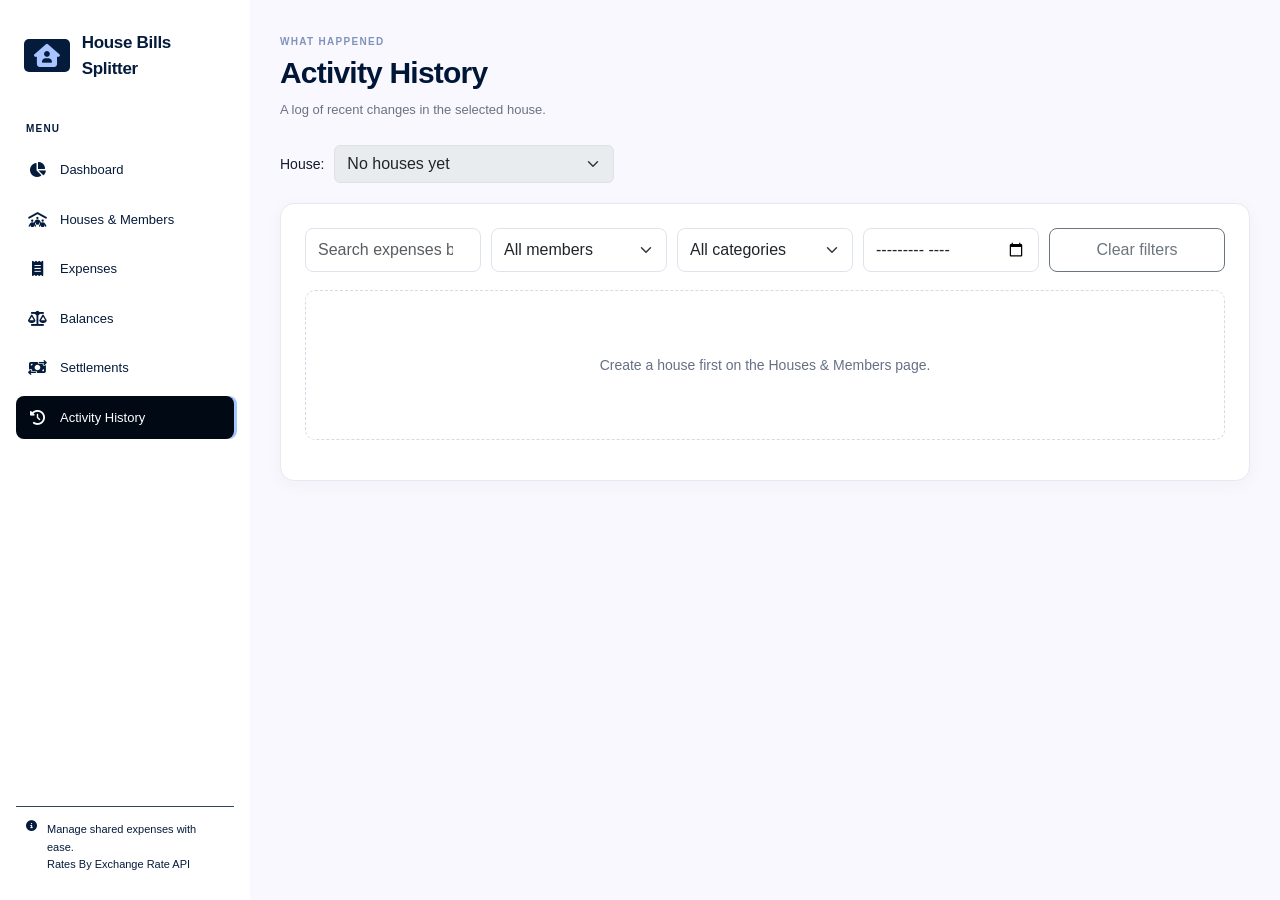
<file: activity.html>
<!doctype html>
<html lang="en">
<head>
  <meta charset="UTF-8">
  <meta name="viewport" content="width=device-width, initial-scale=1.0">
  <title>Activity History | House Bills Splitter</title>
  <link href="https://cdn.jsdelivr.net/npm/bootstrap@5.3.3/dist/css/bootstrap.min.css" rel="stylesheet">
  <link href="https://cdnjs.cloudflare.com/ajax/libs/font-awesome/6.7.2/css/all.min.css" rel="stylesheet">
  <link rel="stylesheet" href="styles.css">

</head>
<body>
  <div class="app-layout">
    <div id="sidebar-container"></div>
    <main class="main-content">
      <header class="page-heading simple-heading">
        <div>
          <p class="eyebrow">WHAT HAPPENED</p>
          <h1>Activity History</h1>
          <p class="hero-description">A log of recent changes in the selected house.</p>
        </div>
      </header>

      <div class="house-picker">
        <label for="houseSelect" class="form-label mb-0">House:</label>
        <select id="houseSelect" class="form-select"></select>
      </div>

      <section class="simple-card list-container">
        <div class="filter-row">
          <input id="searchInput" class="form-control" type="search" placeholder="Search expenses by title" aria-label="Search expenses by title">
          <select id="memberFilter" class="form-select" aria-label="Filter by member"></select>
          <select id="categoryFilter" class="form-select" aria-label="Filter by category">
            <option value="">All categories</option>
            <option>Rent</option><option>Electricity</option><option>Fuel</option>
            <option>Food</option><option>Internet</option><option>Other</option>
          </select>
          <input id="monthFilter" class="form-control" type="month" aria-label="Filter by month">
          <button id="clearFilters" class="btn btn-outline-secondary" type="button">Clear filters</button>
        </div>
        <p id="resultCount" class="text-secondary small"></p>
        <div id="activityList"></div>
      </section>
    </main>
  </div>

<script src="script.js"></script>
  <div id="appToastContainer" class="toast-container position-fixed top-0 end-0 p-3" style="z-index:2000" aria-live="polite" aria-atomic="true"></div>
</body>
</html>
</file>
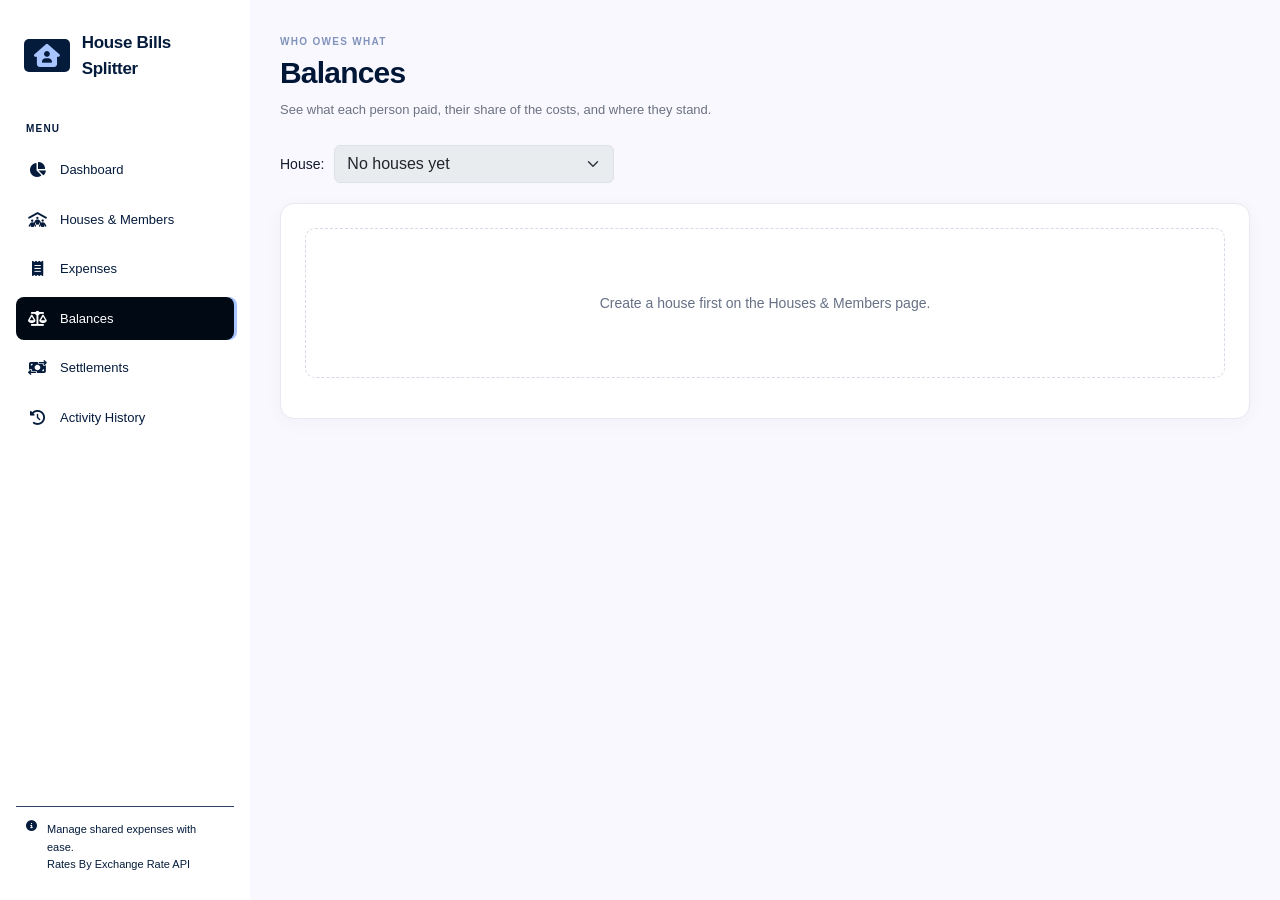
<file: balances.html>
<!doctype html>
<html lang="en">
<head>
  <meta charset="UTF-8">
  <meta name="viewport" content="width=device-width, initial-scale=1.0">
  <title>Balances | House Bills Splitter</title>
  <link href="https://cdn.jsdelivr.net/npm/bootstrap@5.3.3/dist/css/bootstrap.min.css" rel="stylesheet">
  <link href="https://cdnjs.cloudflare.com/ajax/libs/font-awesome/6.7.2/css/all.min.css" rel="stylesheet">
  <link rel="stylesheet" href="styles.css">
</head>
<body>
  <div class="app-layout">
    <div id="sidebar-container"></div>

    <main class="main-content">
      <header class="page-heading simple-heading">
        <div>
          <p class="eyebrow">WHO OWES WHAT</p>
          <h1>Balances</h1>
          <p class="hero-description">See what each person paid, their share of the costs, and where they stand.</p>
        </div>
      </header>

      <div class="house-picker">
        <label for="houseSelect" class="form-label mb-0">House:</label>
        <select id="houseSelect" class="form-select"></select>
      </div>

      <section class="simple-card list-container">
        <div id="balancesList"></div>
        <p id="sumCheck" class="sum-check"></p>
      </section>
    </main>
  </div>

<script src="script.js"></script>
  <div id="appToastContainer" class="toast-container position-fixed top-0 end-0 p-3" style="z-index:2000" aria-live="polite" aria-atomic="true"></div>
</body>
</html>
</file>
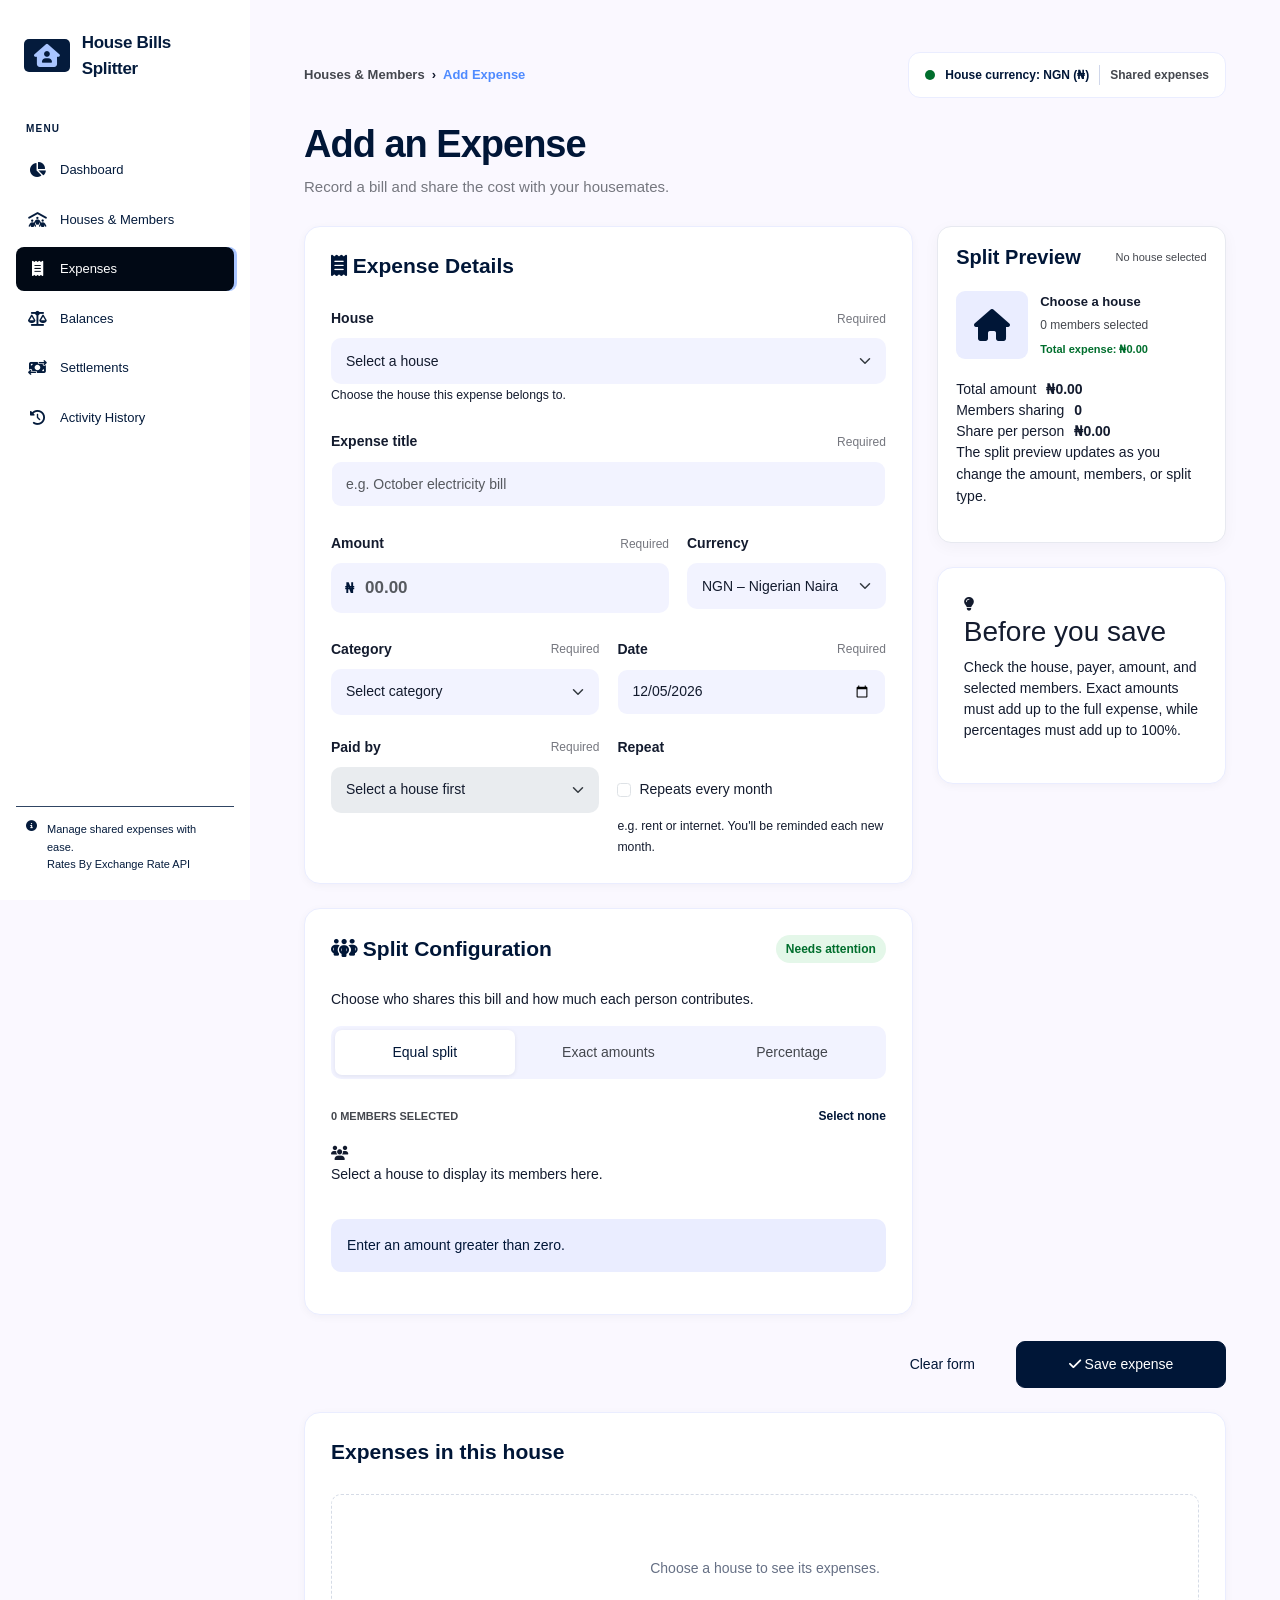
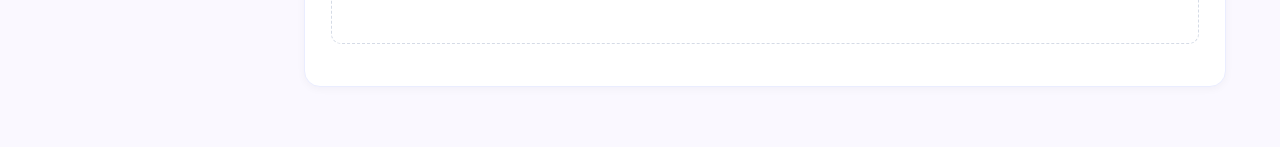
<file: expenses.html>
<!doctype html>
<html lang="en">
<head>
  <meta charset="UTF-8">
  <meta name="viewport" content="width=device-width, initial-scale=1.0">
  <title>Add Expense | House Bills Splitter</title>
  <link href="https://cdn.jsdelivr.net/npm/bootstrap@5.3.3/dist/css/bootstrap.min.css" rel="stylesheet">
  <link href="https://cdnjs.cloudflare.com/ajax/libs/font-awesome/6.7.2/css/all.min.css" rel="stylesheet">
  <link rel="stylesheet" href="styles.css">
</head>
<body>
  <div class="app-layout">
    <div id="sidebar-container"></div>

  <main class="main-content">
    <section class="expenses-page">
      <div class="expense-topbar">
        <nav class="breadcrumbs" aria-label="Breadcrumb">
          <a href="house-member.html">Houses &amp; Members</a>
          <span>›</span><span class="current-page">Add Expense</span>
        </nav>
        <div class="currency-status">
          <span class="status-dot"></span><span>House currency: NGN (₦)</span>
          <span class="status-divider"></span><span class="ledger-status">Shared expenses</span>
        </div>
      </div>

      <header class="expense-page-header">
        <div>
          <h1 id="pageTitle">Add an Expense</h1>
          <p>Record a bill and share the cost with your housemates.</p>
        </div>
      </header>

      <div id="recurringReminder"></div>

      <form id="expenseForm">
        <div class="expense-layout">
          <div class="expense-main-column">
            <section class="expense-card expense-details-card">
              <div class="card-heading">
                <h2><span class="heading-icon"><i class="fa-solid fa-receipt"></i></span> Expense Details</h2>
                
              </div>

              <div class="form-field">
                <label for="expenseHouse">House <span>Required</span></label>
                <select class="form-select expense-input" id="expenseHouse" name="houseId" required>
                  <option value="">Select a house</option>
                </select>
                <small class="field-help">Choose the house this expense belongs to.</small>
              </div>

              <div class="form-field">
                <label for="expenseTitle">Expense title <span>Required</span></label>
                <input class="form-control expense-input" type="text" id="expenseTitle" name="title" placeholder="e.g. October electricity bill" required>
              </div>

              <div class="amount-currency-grid">
                <div class="form-field">
                  <label for="expenseAmount">Amount <span>Required</span></label>
                  <div class="amount-input-wrap">
                    <span id="currencyPrefix">₦</span>
                    <input class="form-control expense-input" type="number" id="expenseAmount" name="amount" min="0.01" step="0.01" placeholder="00.00" required>
                  </div>
                </div>
                <div class="form-field">
                  <label for="expenseCurrency">Currency</label>
                  <select class="form-select expense-input" id="expenseCurrency" name="currency"></select>
                </div>
              </div>

              <div id="rateBox" class="rate-box" hidden>
                <p id="rateStatus" class="rate-status" role="status" aria-live="polite"></p>
                <small class="field-help">Rates By <a href="https://www.exchangerate-api.com" target="_blank" rel="noopener">Exchange Rate API</a></small>
              </div>

              <div class="date-payer-grid">
                <div class="form-field">
                  <label for="expenseCategory">Category <span>Required</span></label>
                  <select class="form-select expense-input" id="expenseCategory" name="category" required>
                    <option value="">Select category</option>
                    <option value="Rent">Rent</option>
                    <option value="Electricity">Electricity</option>
                    <option value="Fuel">Fuel / Generator</option>
                    <option value="Food">Food / Groceries</option>
                    <option value="Internet">Internet</option>
                    <option value="Other">Other</option>
                  </select>
                </div>
                <div class="form-field">
                  <label for="expenseDate">Date <span>Required</span></label>
                  <input class="form-control expense-input" type="date" id="expenseDate" name="date" required>
                </div>
              </div>

              <div class="date-payer-grid">
                <div class="form-field">
                  <label for="expensePayer">Paid by <span>Required</span></label>
                  <select class="form-select expense-input" id="expensePayer" name="paidBy" required disabled>
                    <option value="">Select a house first</option>
                  </select>
                </div>
                <div class="form-field">
                  <label for="expenseRecurring">Repeat</label>
                  <div class="form-check">
                    <input class="form-check-input" type="checkbox" id="expenseRecurring">
                    <label class="form-check-label" for="expenseRecurring">Repeats every month</label>
                  </div>
                  <small class="field-help">e.g. rent or internet. You'll be reminded each new month.</small>
                </div>
              </div>
            </section>

            <section class="expense-card split-card">
              <div class="card-heading">
                <h2><span class="heading-icon"><i class="fa-solid fa-people-group"></i></span> Split Configuration</h2>
                <span class="reconciled-badge" id="reconciliationStatus">Ready to split</span>
              </div>
              <p class="section-description">Choose who shares this bill and how much each person contributes.</p>

              <div class="split-tabs" role="group" aria-label="Split type">
                <button class="split-tab active" type="button" data-split="equal">Equal split</button>
                <button class="split-tab" type="button" data-split="exact">Exact amounts</button>
                <button class="split-tab" type="button" data-split="percentage">Percentage</button>
              </div>
              <input type="hidden" id="splitType" name="splitType" value="equal">

              <div class="members-heading">
                <span id="selectedMembersCount">0 MEMBERS SELECTED</span>
                <button type="button" id="selectNoneBtn">Select none</button>
              </div>

              <div class="member-list" id="memberList">
                <div class="empty-members">
                  <i class="fa-solid fa-users"></i>
                  <p>Select a house to display its members here.</p>
                </div>
              </div>

              <p class="reconciliation-note" id="splitHelp">
                <i class="fa-solid fa-circle-info"></i>
                Select a house and members to calculate each person's share.
              </p>
            </section>
          </div>

          <aside class="expense-side-column">
            <section class="expense-card preview-card">
              <div class="preview-heading">
                <h2>Split Preview</h2>
                <span id="previewHouseLabel">No house selected</span>
              </div>

              <div class="house-preview">
                <div class="house-thumbnail"><i class="fa-solid fa-house"></i></div>
                <div>
                  <strong id="previewHouseName">Choose a house</strong>
                  <p id="previewMemberCount">0 members selected</p>
                  <small id="previewTotal">Total expense: ₦0.00</small>
                </div>
              </div>

              <div class="preview-summary">
                <div class="summary-row"><span>Total amount</span><strong id="summaryTotal">₦0.00</strong></div>
                <div class="summary-row"><span>Members sharing</span><strong id="summaryMembers">0</strong></div>
                <div class="summary-row"><span>Share per person</span><strong id="summaryShare">₦0.00</strong></div>
              </div>

              <p class="preview-note">The split preview updates as you change the amount, members, or split type.</p>
            </section>

            <section class="expense-card tip-card">
              <div class="tip-icon"><i class="fa-solid fa-lightbulb"></i></div>
              <div>
                <h3>Before you save</h3>
                <p>Check the house, payer, amount, and selected members. Exact amounts must add up to the full expense, while percentages must add up to 100%.</p>
              </div>
            </section>
          </aside>
        </div>

        <div class="expense-actions">
          <p id="formMessage" class="form-message" role="status" aria-live="polite"></p>
          <div>
            <button class="btn-cancel" type="reset">Clear form</button>
            <button class="btn-cancel" type="button" id="cancelEditButton" hidden>Cancel edit</button>
            <button class="btn-save" type="submit" id="saveButton"><i class="fa-solid fa-check"></i> <span id="saveButtonText">Save expense</span></button>
          </div>
        </div>
      </form>

      <section class="expense-card mt-4">
        <div class="card-heading"><h2>Expenses in this house</h2></div>
        <div id="expenseList"></div>
      </section>
    </section>
  </main>
  </div>

<script src="script.js"></script>
  <div id="appToastContainer" class="toast-container position-fixed top-0 end-0 p-3" style="z-index:2000" aria-live="polite" aria-atomic="true"></div>
</body>
</html>
</file>
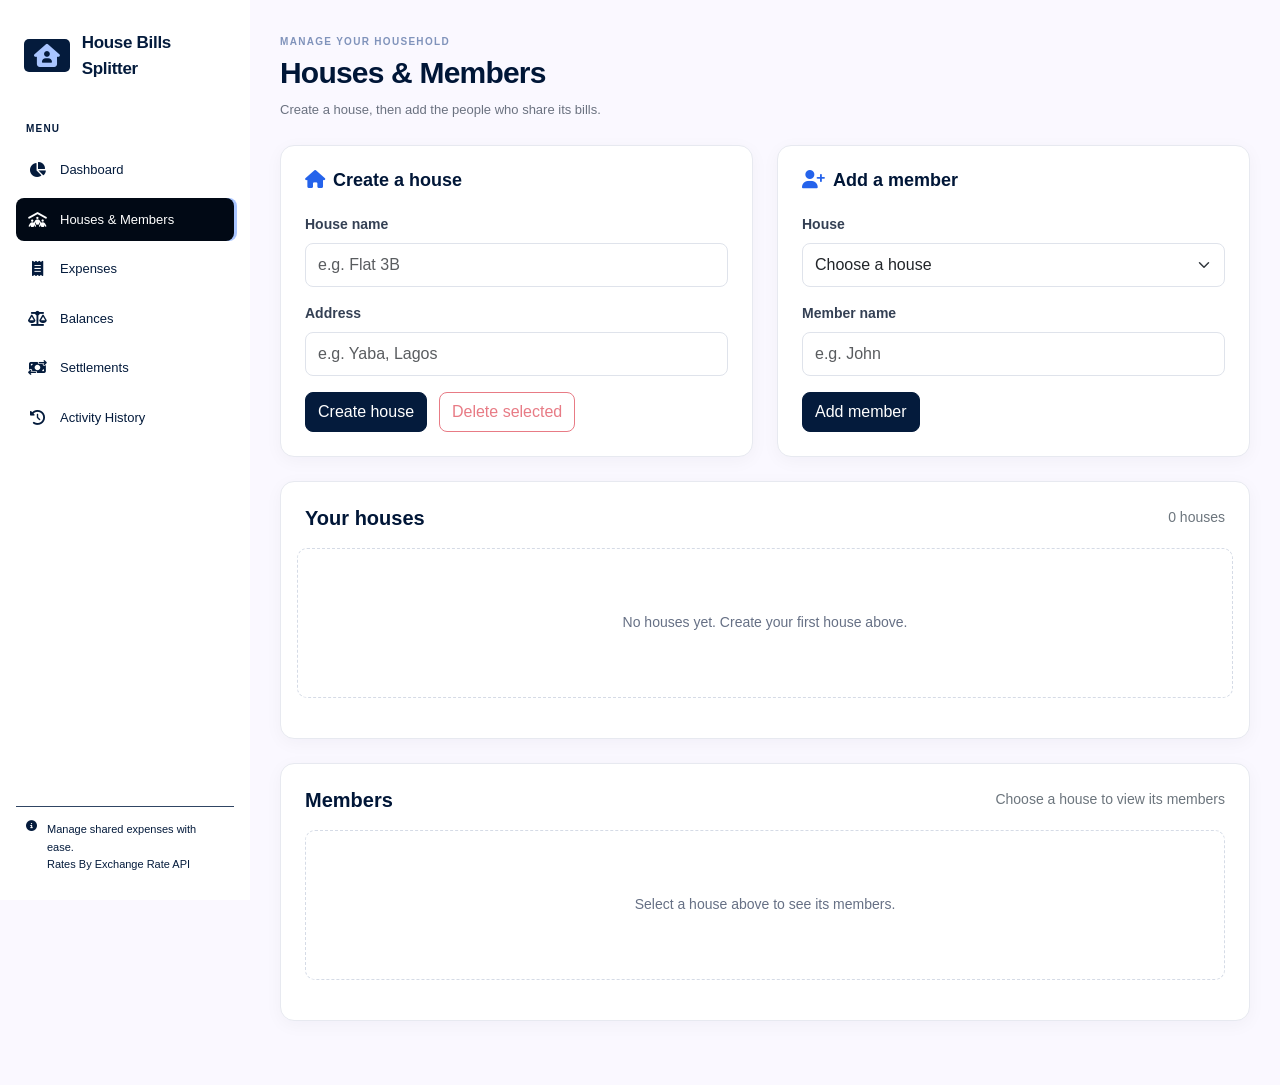
<file: house-member.html>
<!doctype html>
<html lang="en">
<head>
  <meta charset="UTF-8">
  <meta name="viewport" content="width=device-width, initial-scale=1.0">
  <title>Houses & Members | House Bills Splitter</title>
  <link href="https://cdn.jsdelivr.net/npm/bootstrap@5.3.3/dist/css/bootstrap.min.css" rel="stylesheet">
  <link href="https://cdnjs.cloudflare.com/ajax/libs/font-awesome/6.7.2/css/all.min.css" rel="stylesheet">
  <link rel="stylesheet" href="styles.css">
</head>
<body>
  <div class="app-layout">
    <div id="sidebar-container"></div>

    <main class="main-content">
      <header class="page-heading simple-heading">
        <div>
          <p class="eyebrow">MANAGE YOUR HOUSEHOLD</p>
          <h1>Houses & Members</h1>
          <p class="hero-description">Create a house, then add the people who share its bills.</p>
        </div>
      </header>

      <div class="row g-4">
        <section class="col-12 col-lg-6">
          <div class="content-card simple-card">
            <h2 class="section-title"><i class="fa-solid fa-house me-2"></i>Create a house</h2>
            <form id="createHouseForm">
              <div class="mb-3">
                <label for="houseName" class="form-label">House name</label>
                <input id="houseName" class="form-control" type="text" placeholder="e.g. Flat 3B" maxlength="100" required>
              </div>
              <div class="mb-3">
                <label for="houseAddress" class="form-label">Address</label>
                <input id="houseAddress" class="form-control" type="text" placeholder="e.g. Yaba, Lagos" maxlength="200" required>
              </div>
              <p id="formMessage" class="form-message" role="status"></p>
              <button class="btn btn-primary" type="submit">Create house</button>
              <button class="btn btn-outline-danger ms-2" id="deleteHouseButton" type="button" disabled>Delete selected</button>
            </form>
          </div>
        </section>

        <section class="col-12 col-lg-6">
          <div class="content-card simple-card">
            <h2 class="section-title"><i class="fa-solid fa-user-plus me-2"></i>Add a member</h2>
            <form id="addMemberForm">
              <div class="mb-3">
                <label for="memberHouse" class="form-label">House</label>
                <select id="memberHouse" class="form-select" required>
                  <option value="">Choose a house</option>
                </select>
              </div>
              <div class="mb-3">
                <label for="memberName" class="form-label">Member name</label>
                <input id="memberName" class="form-control" type="text" placeholder="e.g. John" maxlength="100" required>
              </div>
              <p id="memberMessage" class="form-message" role="status"></p>
              <button class="btn btn-primary" type="submit">Add member</button>
            </form>
          </div>
        </section>
      </div>

      <section class="content-card simple-card list-container mt-4">
        <div class="section-heading simple-section-heading">
          <h2>Your houses</h2>
          <span id="houseCount" class="text-secondary">0 houses</span>
        </div>
        <div id="housesList" class="row g-3"></div>
      </section>

      <section class="content-card simple-card list-container mt-4 mb-4">
        <div class="section-heading simple-section-heading">
          <h2>Members</h2>
          <span class="text-secondary">Choose a house to view its members</span>
        </div>
        <div id="membersList" class="member-list"></div>
      </section>
    </main>
  </div>

<script src="script.js"></script>
  <div id="appToastContainer" class="toast-container position-fixed top-0 end-0 p-3" style="z-index:2000" aria-live="polite" aria-atomic="true"></div>
</body>
</html>
</file>
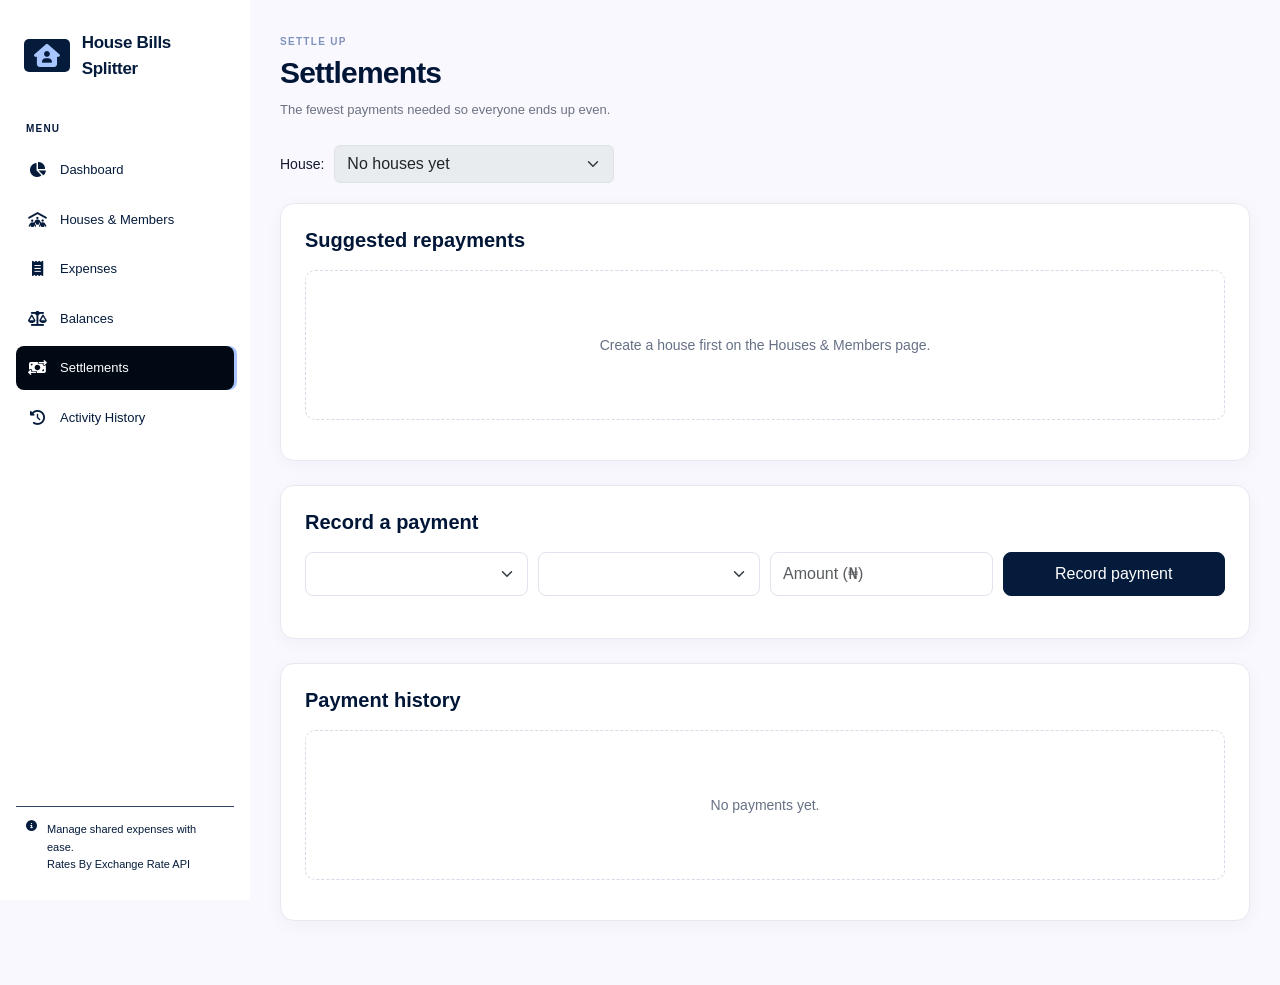
<file: settlements.html>
<!doctype html>
<html lang="en">
<head>
  <meta charset="UTF-8">
  <meta name="viewport" content="width=device-width, initial-scale=1.0">
  <title>Settlements | House Bills Splitter</title>
  <link href="https://cdn.jsdelivr.net/npm/bootstrap@5.3.3/dist/css/bootstrap.min.css" rel="stylesheet">
  <link href="https://cdnjs.cloudflare.com/ajax/libs/font-awesome/6.7.2/css/all.min.css" rel="stylesheet">
  <link rel="stylesheet" href="styles.css">
</head>
<body>
  <div class="app-layout">
    <div id="sidebar-container"></div>

    <main class="main-content">
      <header class="page-heading simple-heading">
        <div>
          <p class="eyebrow">SETTLE UP</p>
          <h1>Settlements</h1>
          <p class="hero-description">The fewest payments needed so everyone ends up even.</p>
        </div>
      </header>

      <div class="house-picker">
        <label for="houseSelect" class="form-label mb-0">House:</label>
        <select id="houseSelect" class="form-select"></select>
      </div>

      <section class="simple-card list-container">
        <div class="section-heading simple-section-heading"><h2>Suggested repayments</h2></div>
        <div id="suggestionsList"></div>
      </section>

      <section class="simple-card list-container mt-4">
        <div class="section-heading simple-section-heading"><h2>Record a payment</h2></div>
        <form id="paymentForm" class="filter-row">
          <select id="paymentFrom" class="form-select" aria-label="Who paid" required></select>
          <select id="paymentTo" class="form-select" aria-label="Who received" required></select>
          <input id="paymentAmount" class="form-control" type="number" min="0.01" step="0.01" placeholder="Amount (₦)" aria-label="Amount" required>
          <button class="btn btn-primary" type="submit">Record payment</button>
        </form>
        <p id="paymentMessage" class="form-message" role="status"></p>
      </section>

      <section class="simple-card list-container mt-4 mb-4">
        <div class="section-heading simple-section-heading"><h2>Payment history</h2></div>
        <div id="historyList"></div>
      </section>
    </main>
  </div>

<script src="script.js"></script>
  <div id="appToastContainer" class="toast-container position-fixed top-0 end-0 p-3" style="z-index:2000" aria-live="polite" aria-atomic="true"></div>
</body>
</html>
</file>
<file: styles.css>
* {
  margin: 0;
  padding: 0;
  box-sizing: border-box;
}

:root {
  --primary-color: #001637;
  --deep-navy-color: #041b3c;
  --navy-blue-color: #172b4d;

  --background-color: #faf8ff;
  --white-color: #ffffff;

  --text-primary-color: #131b2e;
  --secondary-color: #44474e;
  --muted-gray-color: #75777f;
  --steel-blue-color: #8093bb;

  --success-color: #006e2d;
  --danger-color: #ba1a1a;

  --light-blue-color: #dae2fd;
  --light-green-color: #e4f7e9;
  --light-red-color: #ffdad6;
  --border-color: #e7e9f0;

  --card-radius: 14px;


  --soft-lavender-color: #f2f3ff;
  --light-lavender-color: #eaedff;
  --pale-blue-color: #dae2fd;
  --border-blue-color: #d0d7ea;
  --accent-blue-color: #4f8bff;
}

body {
  min-height: 100vh;
  background-color: var(--background-color);
  color: var(--text-primary-color);
  font-family: Arial, Helvetica, sans-serif;
  font-size: 14px;
}

a {
  color: inherit;
  text-decoration: none;
}

button,
input {
  font: inherit;
}

.app-layout {
  min-height: 100vh;
}

.sidebar {
  width: 250px;
  position: fixed;
  inset: 0 auto 0 0;
  display: flex;
  flex-direction: column;
  padding: 26px 16px;
  background-color: var(--white-color);
  color: var(--deep-navy-color);
  z-index: 100;
}

.main-content {
  min-height: 100vh;
  margin-left: 250px;
  padding: 24px 30px 40px;
}

.brand {
  display: flex;
  align-items: center;
  gap: 12px;
  padding: 4px 8px 28px;
  font-size: 17px;
  font-weight: 700;
  letter-spacing: -0.3px;
}

.brand i {
  color: #a9c5ff;
  font-size: 23px;
  background-color: var(--deep-navy-color);
  padding: 5px 10px;
  display: flex;
  justify-content: center;
  border-radius: 5px;
}

.sidebar-label {
  margin: 12px 10px;
  color: var(--deep-navy-color);
  font-size: 10px;
  font-weight: 700;
  letter-spacing: 1.2px;
}

.sidebar-nav {
  display: flex;
  flex-direction: column;
  gap: 6px;
}

.nav-link {
  display: flex;
  align-items: center;
  gap: 13px;
  padding: 12px;
  border-radius: 8px;
  color: var(--deep-navy-color);
  font-size: 13px;
  transition:
    background-color 0.2s ease,
    color 0.2s ease;
}

.nav-link i {
  width: 19px;
  text-align: center;
  font-size: 15px;
}

.nav-link:hover {
  color: var(--white-color);
  background-color: #8a8d92;
}
.nav-link.active {
  color: var(--white-color);
  background-color: #010915;
}
.nav-link.active {
  box-shadow: 3px 0 #a9c5ff;
}

.sidebar-footer {
  display: flex;
  align-items: flex-start;
  gap: 10px;
  margin-top: auto;
  padding: 14px 10px 0;
  border-top: 1px solid #304563;
  color: var(--deep-navy-color);
  font-size: 11px;
  line-height: 1.6;
}

/* ---------- Top navigation ---------- */

.topbar {
  display: flex;
  justify-content: space-between;
  align-items: center;
  gap: 16px;
  padding: 12px 16px;
  background-color: var(--white-color);
  border: 1px solid var(--border-color);
  border-radius: 12px;
}

.search-box {
  display: flex;
  align-items: center;
  gap: 11px;
  width: 360px;
  max-width: 100%;
  padding: 9px 12px;
  border: 1px solid transparent;
  border-radius: 9px;
  background-color: var(--background-color);
  transition: border-color 0.2s ease;
}

.search-box:focus-within {
  border-color: var(--steel-blue-color);
}

.search-box i {
  color: var(--muted-gray-color);
}

.search-box input {
  width: 100%;
  min-width: 0;
  padding: 2px 0;
  border: none;
  outline: none;
  background: transparent;
  color: var(--text-primary-color);
  font-size: 12px;
}

.search-box input::placeholder {
  color: #969daf;
}

.topbar-actions {
  display: flex;
  align-items: center;
  gap: 12px;
}

.icon-button {
  display: grid;
  place-items: center;
  width: 38px;
  height: 38px;
  border: 1px solid var(--border-color);
  border-radius: 9px;
  background-color: var(--white-color);
  color: var(--secondary-color);
  cursor: pointer;
}

.icon-button:hover {
  background-color: var(--background-color);
}

.expense-button {
  display: inline-flex;
  align-items: center;
  justify-content: center;
  gap: 8px;
  padding: 11px 15px;
  border: none;
  border-radius: 8px;
  background-color: var(--deep-navy-color);
  color: var(--white-color);
  font-size: 12px;
  font-weight: 600;
  white-space: nowrap;
  transition: background-color 0.2s ease;
}

.expense-button:hover {
  background-color: #12386c;
  color: var(--white-color);
}

/* ---------- Greeting ---------- */

.page-heading {
  display: flex;
  justify-content: space-between;
  align-items: center;
  margin: 34px 0 25px;
}

.eyebrow {
  margin-bottom: 8px;
  color: var(--steel-blue-color);
  font-size: 10px;
  font-weight: 700;
  letter-spacing: 1.3px;
}

.page-heading h1 {
  margin-bottom: 8px;
  color: var(--primary-color);
  font-size: clamp(24px, 3vw, 30px);
  font-weight: 700;
  letter-spacing: -0.8px;
}

.hero-description {
  max-width: 520px;
  margin-bottom: 0;
  color: var(--steel-blue-color);
  font-size: 13px;
  line-height: 1.7;
}

/* ---------- Summary cards ---------- */

.summary-grid {
  display: grid;
  grid-template-columns: repeat(4, 1fr);
  gap: 18px;
}

.summary-card {
  min-width: 0;
  padding: 20px 17px;
  border: 1px solid var(--border-color);
  border-radius: var(--card-radius);
  background-color: var(--white-color);
  box-shadow: 0 3px 12px rgb(19 27 46 / 3%);
  transition:
    transform 0.2s ease,
    box-shadow 0.2s ease;
}

.summary-card:hover {
  transform: translateY(-2px);
  box-shadow: 0 7px 18px rgb(19 27 46 / 7%);
}
#summaryTotal,
#summaryMembers,
#summaryShare{
  padding-left:10px;
}

.card-heading {
  display: flex;
  justify-content: space-between;
  align-items: flex-start;
  gap: 10px;
  margin-bottom: 23px;
  border-bottom: var(--danger-color);
}

.card-label {
  max-width: 170px;
  margin: 0;
  color: var(--muted-gray-color);
  font-size: 10px;
  font-weight: 700;
  line-height: 1.6;
  letter-spacing: 0.3px;
}

.card-icon {
  display: grid;
  flex-shrink: 0;
  place-items: center;
  width: 39px;
  height: 39px;
  border-radius: 10px;
  font-size: 16px;
}

.spending-icon {
  background-color: #e7edff;
  color: #244c9b;
}

.owe-icon {
  background-color: var(--light-red-color);
  color: var(--danger-color);
}

.receivable-icon {
  background-color: var(--light-green-color);
  color: var(--success-color);
}

.balance-icon {
  background-color: #eee8ff;
  color: #6841a5;
}

.card-amount {
  overflow-wrap: anywhere;
  margin-bottom: 10px;
  color: var(--primary-color);
  font-size: clamp(19px, 2vw, 25px);
  font-weight: 700;
  letter-spacing: -0.5px;
}

.card-note {
  margin-bottom: 0;
  color: var(--muted-gray-color);
  font-size: 11px;
  line-height: 1.6;
}

.note-neutral {
  color: var(--muted-gray-color);
}

/* ---------- Recent expenses ---------- */

.dashboard-section {
  margin-top: 32px;
  padding: 22px;
  border: 1px solid var(--border-color);
  border-radius: var(--card-radius);
  background-color: var(--white-color);
}

.section-heading {
  display: flex;
  justify-content: space-between;
  align-items: center;
  gap: 16px;
  margin-bottom: 22px;
}

.section-heading h2 {
  margin-bottom: 6px;
  color: var(--primary-color);
  font-size: 17px;
  font-weight: 700;
}

.section-heading p {
  margin-bottom: 0;
  color: var(--muted-gray-color);
  font-size: 12px;
}

.text-link {
  color: #244c9b;
  font-size: 12px;
  font-weight: 600;
  white-space: nowrap;
}

.text-link i {
  margin-left: 5px;
}

.empty-state {
  display: flex;
  flex-direction: column;
  align-items: center;
  justify-content: center;
  min-height: 150px;
  gap: 12px;
  border: 1px dashed var(--border-color);
  border-radius: 10px;
  color: var(--muted-gray-color);
  text-align: center;
}

.empty-state > i {
  color: var(--steel-blue-color);
  font-size: 27px;
}

.empty-state p {
  margin: 0;
  font-size: 12px;
}
/* ================
   HOUSE MEMBER 
===================== */
.app-layouts {
  display: grid;
  grid-template-columns: 250px 1fr;
}

:root {
  --bs-primary: #041b3c;
  --bs-primary-rgb: 4, 27, 60;
}

.btn-primary {
  --bs-btn-bg: #041b3c;
  --bs-btn-border-color: #041b3c;
  --bs-btn-hover-bg: #12386c;
  --bs-btn-hover-border-color: #12386c;
  --bs-btn-active-bg: #001637;
  --bs-btn-active-border-color: #001637;
}

/* ---------- House management page ---------- */

.house-icon-box {
  display: grid;
  place-items: center;
  width: 48px;
  height: 48px;
  flex-shrink: 0;
  border-radius: 12px;
  background-color: #e7edff;
  color: #041b3c;
  font-size: 20px;
}

.form-control:focus {
  border-color: #8093bb;
  box-shadow: 0 0 0 0.2rem rgb(128 147 187 / 20%);
}

#housesList .card {
  border: 1px solid var(--border-color);
  border-radius: var(--card-radius);
  transition:
    box-shadow 0.2s ease,
    transform 0.2s ease;
}

#housesList .card:hover {
  transform: translateY(-2px);
  box-shadow: 0 7px 18px rgb(19 27 46 / 7%);
}

@media (max-width: 768px) {
  .app-layout {
    display: block;
  }

  .sidebar {
    position: static;
    width: 100%;
  }

  .main-content {
    margin-left: 0;
    padding: 16px;
  }

  .topbar {
    flex-wrap: wrap;
  }

  .search-box {
    width: 100%;
  }
}

/* ---------- Responsive layout ---------- */

@media (max-width: 1200px) {
  .main-content {
    padding-right: 22px;
    padding-left: 22px;
  }

  .summary-grid {
    grid-template-columns: repeat(2, minmax(0, 1fr));
  }
}

@media (max-width: 768px) {
  .sidebar {
    position: static;
    width: 100%;
    padding: 15px;
  }

  .brand {
    padding: 4px 4px 15px;
  }

  .sidebar-label,
  .sidebar-footer {
    display: none;
  }

  .sidebar-nav {
    flex-direction: row;
    gap: 6px;
    overflow-x: auto;
    padding-bottom: 3px;
  }

  .nav-link {
    flex-shrink: 0;
    gap: 8px;
    padding: 10px;
    font-size: 11px;
  }

  .nav-link.active {
    box-shadow: inset 0 -3px #a9c5ff;
  }

  .main-content {
    margin-left: 0;
    padding: 16px;
  }

  .topbar {
    align-items: stretch;
    flex-wrap: wrap;
    padding: 12px;
  }

  .search-box {
    flex: 1 1 100%;
    width: 100%;
  }

  .topbar-actions {
    width: 100%;
    justify-content: flex-end;
  }

  .page-heading {
    margin-top: 27px;
  }

  .summary-grid {
    gap: 12px;
  }

  .summary-card {
    padding: 16px 13px;
  }

  .card-heading {
    margin-bottom: 17px;
  }

  .dashboard-section {
    padding: 16px;
  }
}

@media (max-width: 420px) {
  .summary-grid {
    grid-template-columns: 1fr;
  }

  .summary-card {
    padding: 18px;
  }

  .card-heading {
    margin-bottom: 12px;
  }

  .card-amount {
    font-size: 24px;
  }

  .section-heading {
    align-items: flex-start;
  }
}

/* Simple Houses & Members page */
.simple-heading {
  margin: 10px 0 24px;
}
.simple-heading .eyebrow {
  margin-bottom: 6px;
}
.simple-heading .hero-description {
  color: #6b7280;
}
.simple-card {
  height: 100%;
  padding: 24px;
  border: 1px solid var(--border-color);
  border-radius: 14px;
  background: #fff;
  box-shadow: 0 4px 18px rgb(19 27 46 / 4%);
}
.simple-card .section-title {
  margin-bottom: 22px;
  font-size: 18px;
  font-weight: 700;
  color: var(--primary-color);
}
.simple-card .section-title i {
  color: #2563eb;
}
.simple-card .form-label {
  font-weight: 600;
  color: #344054;
}
.simple-card .form-control,
.simple-card .form-select {
  min-height: 44px;
  border-color: #dfe3eb;
  border-radius: 8px;
}
.simple-card .form-control:focus,
.simple-card .form-select:focus {
  border-color: #7aa5ff;
  box-shadow: 0 0 0 3px rgb(37 99 235 / 10%);
}
.simple-card .btn {
  min-height: 40px;
  border-radius: 8px;
}
.form-message {
  min-height: 0;
  margin-bottom: 8px;
  font-size: 13px;
}
.simple-section-heading {
  display: flex;
  justify-content: space-between;
  align-items: center;
  gap: 12px;
  margin-bottom: 14px;
}
.simple-section-heading h2 {
  margin: 0;
  color: var(--primary-color);
  font-size: 20px;
  font-weight: 700;
}
.house-card {
  height: 100%;
  padding: 20px;
  border: 1px solid var(--border-color);
  border-radius: 12px;
  background: #fff;
  transition:
    border-color 0.2s,
    box-shadow 0.2s;
}
.house-card h3 {
  margin: 0 0 7px;
  color: var(--primary-color);
  font-size: 17px;
  font-weight: 700;
}
.house-card p {
  margin: 0 0 8px;
  color: #667085;
}
.house-card small {
  color: #667085;
}
.house-card.selected-house {
  border-color: #2563eb;
  box-shadow: 0 0 0 2px rgb(37 99 235 / 8%);
}
.member-list {
  padding: 0;
}
.member-row {
  display: flex;
  justify-content: space-between;
  align-items: center;
  gap: 12px;
  margin-bottom: 10px;
  padding: 14px 16px;
  border: 1px solid var(--border-color);
  border-radius: 10px;
  background: #fff;
}
.member-row span {
  font-weight: 600;
  color: #26334a;
  overflow-wrap: anywhere;
}
.empty-state {
  padding: 22px;
  border: 1px dashed #d5dbe6;
  border-radius: 10px;
  background: #fff;
  color: #667085;
  text-align: center;
}
@media (max-width: 767px) {
  .main-content {
    margin-left: 0;
    padding: 18px 14px 30px;
  }
  .simple-card {
    padding: 18px;
  }
  .simple-section-heading {
    align-items: flex-start;
    flex-direction: column;
  }
}

/* Containers for the house and member lists */
.list-container {
  padding: 24px;
}
.list-container .simple-section-heading {
  margin-bottom: 18px;
}
@media (max-width: 767px) {
  .list-container {
    padding: 18px;
  }
}

/* ---------- Shared styles for dashboard, balances, settlements, activity ---------- */
.house-picker {
  display: flex;
  align-items: center;
  gap: 10px;
  margin: 0 0 20px;
}
.house-picker select {
  max-width: 280px;
}

.dashboard-grid {
  display: grid;
  grid-template-columns: 1fr 1fr;
  gap: 20px;
  margin-top: 24px;
}
.chart-box {
  position: relative;
  height: 280px;
}

.data-row {
  display: flex;
  align-items: center;
  justify-content: space-between;
  gap: 12px;
  padding: 12px 0;
  border-bottom: 1px solid var(--border-color);
}
.data-row:last-child {
  border-bottom: 0;
}

@media (max-width: 900px) {
  .dashboard-grid {
    grid-template-columns: 1fr;
  }
}
@media (max-width: 560px) {
  .data-row {
    flex-wrap: wrap;
  }
}

/* ---------- Currency, filters, small extras ---------- */
.rate-box {
  margin: -8px 0 22px;
  padding: 10px 14px;
  border-radius: 10px;
  background: var(--soft-lavender-color);
}
.rate-status {
  margin: 0 0 2px;
  font-size: 13px;
  font-weight: 600;
}
.rate-status.is-error {
  color: var(--danger-color);
}
.rate-status.is-warning {
  color: #8a5a00;
}
.date-payer-grid + .date-payer-grid {
  margin-top: 22px;
}
.form-check .form-check-label {
  display: inline;
  margin: 0;
  font-weight: 500;
}
.form-check {
  display: flex;
  align-items: center;
  gap: 8px;
  min-height: 46px;
  padding-left: 0;
}
.form-check .form-check-input {
  float: none;
  margin: 0;
}

.filter-row {
  display: grid;
  grid-template-columns: repeat(auto-fit, minmax(170px, 1fr));
  gap: 10px;
  margin-bottom: 18px;
}
.badge-type {
  display: inline-block;
  padding: 2px 8px;
  border-radius: 20px;
  font-size: 11px;
  font-weight: 700;
}
.badge-expense {
  background: var(--light-blue-color);
  color: var(--primary-color);
}
.badge-payment {
  background: var(--light-green-color);
  color: var(--success-color);
}
.sum-check {
  margin-top: 14px;
  font-size: 13px;
}

/* ---------- Mobile menu, Bootstrap toast, and dashboard bottom cards ---------- */
.mobile-menu-toggle {
  display: none;
  align-items: center;
  gap: 10px;
  margin: 0 0 16px;
  padding: 10px 14px;
  border: 1px solid var(--border-color);
  border-radius: 9px;
  background: var(--white-color);
  color: var(--deep-navy-color);
  font-weight: 700;
}
.mobile-menu-toggle i {
  font-size: 18px;
}
.sidebar-backdrop {
  display: none;
}
.dashboard-bottom-grid {
  display: grid;
  grid-template-columns: minmax(0, 1fr) minmax(0, 1.2fr);
  gap: 20px;
  margin-top: 24px;
  margin-bottom: 28px;
}
.quick-start-links {
  display: flex;
  flex-wrap: wrap;
  gap: 10px;
  margin-top: 16px;
}
.toast {
  opacity: 0;
  transition: opacity 0.2s ease-in-out;
}
.toast.show {
  opacity: 1;
}

@media (max-width: 768px) {
  .mobile-menu-toggle {
    display: inline-flex;
  }
  .sidebar {
    position: fixed;
    top: 0;
    bottom: 0;
    left: 0;
    width: min(285px, 85vw);
    padding: 22px 16px;
    transform: translateX(-105%);
    transition: transform 0.25s ease;
    overflow-y: auto;
    z-index: 1200;
    box-shadow: 10px 0 30px rgba(0, 0, 0, 0.12);
  }
  .sidebar.sidebar-open {
    transform: translateX(0);
  }
  .sidebar-label,
  .sidebar-footer {
    display: block;
  }
  .sidebar-nav {
    flex-direction: column;
    overflow: visible;
  }
  .nav-link {
    flex-shrink: 1;
    font-size: 13px;
  }
  .nav-link.active {
    box-shadow: 3px 0 #a9c5ff;
  }
  .sidebar-backdrop.show {
    display: block;
    position: fixed;
    inset: 0;
    width: 100%;
    height: 100%;
    border: 0;
    background: rgba(1, 9, 21, 0.48);
    z-index: 1100;
  }
  .main-content {
    margin-left: 0;
    padding: 16px;
  }
  .dashboard-bottom-grid {
    grid-template-columns: 1fr;
  }
  .quick-start-links .btn {
    flex: 1 1 100%;
  }
}
@media (max-width: 480px) {
  .main-content {
    padding: 12px;
  }
  .summary-grid {
    grid-template-columns: 1fr;
  }
  .page-heading {
    align-items: flex-start;
    flex-direction: column;
  }
  .house-picker {
    align-items: stretch;
    flex-direction: column;
  }
  .house-picker select {
    max-width: 100%;
  }
}

.sidebar-top-row {
  display: flex;
  align-items: center;
  justify-content: space-between;
  gap: 8px;
}
.sidebar-close-button {
  display: none;
  width: 38px;
  height: 38px;
  flex: 0 0 38px;
  place-items: center;
  border: 1px solid var(--border-color);
  border-radius: 8px;
  background: var(--white-color);
  color: var(--deep-navy-color);
  font-size: 20px;
}
@media (max-width: 768px) {
  .sidebar-close-button {
    display: grid;
  }
  .sidebar-top-row .brand {
    min-width: 0;
    font-size: 15px;
    padding: 4px 0 22px;
  }
}

/* Expense-page styles merged into the single project stylesheet. */
* {
  margin: 0;
  padding: 0;
  box-sizing: border-box;
  font-family: Inter, sans-serif;
}
.body {
  background-color: var(--background-color);
}

.expenses-page {
  width: 100%;
  max-width: 1600px;
  margin: 0 auto;
  padding: 28px 24px 20px;
  color: var(--text-primary-color);
  font-family: Arial, sans-serif;
}

.expenses-page,
.expenses-page * {
  box-sizing: border-box;
}

.expenses-page button,
.expenses-page input,
.expenses-page select {
  font: inherit;
}

.expense-topbar {
  display: flex;
  align-items: center;
  justify-content: space-between;
  gap: 20px;
  margin-bottom: 24px;
}

.breadcrumbs {
  display: flex;
  flex-wrap: wrap;
  align-items: center;
  gap: 7px;
  font-size: 13px;
  font-weight: 600;
}

.breadcrumbs a {
  color: var(--secondary-color);
  text-decoration: none;
}

.breadcrumbs a:hover,
.breadcrumbs .current-page {
  color: var(--accent-blue-color);
}

.currency-status {
  display: flex;
  align-items: center;
  flex-wrap: wrap;
  gap: 10px;
  padding: 12px 16px;
  background: var(--white-color);
  border: 1px solid var(--light-lavender-color);
  border-radius: 12px;
  color: var(--primary-color);
  font-size: 12px;
  font-weight: 600;
}

.status-dot,
.fx-live-dot {
  width: 10px;
  height: 10px;
  flex: 0 0 10px;
  background: var(--success-color);
  border-radius: 50%;
}

.status-divider {
  height: 20px;
  border-left: 1px solid var(--border-blue-color);
}

.ledger-status {
  color: var(--secondary-color);
}

.expense-page-header {
  margin-bottom: 28px;
}

.expense-page-header h1 {
  margin: 0 0 8px;
  color: var(--primary-color);
  font-size: clamp(27px, 3vw, 38px);
  font-weight: 750;
  letter-spacing: -1px;
}

.expense-page-header p {
  margin: 0;
  color: var(--muted-gray-color);
  font-size: 15px;
}

.expense-layout {
  display: grid;
  grid-template-columns: minmax(0, 2fr) minmax(280px, 0.95fr);
  align-items: start;
  gap: 24px;
}

.expense-main-column,
.expense-side-column {
  display: flex;
  flex-direction: column;
  gap: 24px;
  min-width: 0;
}

.expense-card {
  min-width: 0;
  padding: 26px;
  background: var(--white-color);
  border: 1px solid var(--light-lavender-color);
  border-radius: 16px;
  box-shadow: 0 2px 8px rgba(0, 22, 55, 0.04);
}

.card-heading {
  display: flex;
  align-items: center;
  justify-content: space-between;
  gap: 12px;
  margin-bottom: 30px;
}

.card-heading h2,
.preview-heading h2,
.fx-card h2 {
  margin: 0;
  color: var(--primary-color);
  font-size: 21px;
  font-weight: 700;
}

.heading-icon {
  color: var(--primary-color);
}

.step-badge,
.reconciled-badge {
  flex-shrink: 0;
  padding: 5px 10px;
  border-radius: 20px;
  font-size: 12px;
  font-weight: 600;
}

.step-badge {
  background: var(--light-lavender-color);
  color: var(--accent-blue-color);
}

.reconciled-badge {
  background: var(--light-green-color);
  color: var(--success-color);
}

.form-field {
  min-width: 0;
  margin-bottom: 26px;
}

.form-field label {
  display: flex;
  align-items: center;
  justify-content: space-between;
  gap: 10px;
  margin-bottom: 9px;
  color: var(--text-primary-color);
  font-size: 14px;
  font-weight: 700;
}

.form-field label > span {
  color: var(--muted-gray-color);
  font-size: 12px;
  font-weight: 500;
}

.expense-input {
  width: 100%;
  min-height: 46px;
  padding: 11px 14px;
  border: 1px solid transparent;
  border-radius: 10px;
  background-color: var(--soft-lavender-color);
  color: var(--text-primary-color);
  font-size: 14px;
}

.expense-input:focus {
  border-color: var(--accent-blue-color);
  background-color: var(--white-color);
  outline: 0;
  box-shadow: 0 0 0 3px rgba(81, 144, 255, 0.14);
}

.amount-currency-grid {
  display: grid;
  grid-template-columns: minmax(0, 1.7fr) minmax(0, 1fr);
  gap: 18px;
}

.amount-input-wrap {
  display: flex;
  align-items: center;
  gap: 10px;
  min-height: 46px;
  padding-left: 14px;
  border-radius: 10px;
  background: var(--soft-lavender-color);
  color: var(--primary-color);
  font-weight: 700;
}

.amount-input-wrap > span {
  flex-shrink: 0;
}

.amount-input-wrap .expense-input {
  min-width: 0;
  padding-left: 0;
  background: transparent;
  font-size: 17px;
  font-weight: 700;
}
#conversionRate {
  margin-bottom: 50px;
  margin-left: 10px;
  padding-top: 0;
}

.category-grid {
  display: grid;
  grid-template-columns: repeat(6, minmax(0, 1fr));
  gap: 6px;
}

.category-option {
  display: flex;
  min-width: 0;
  min-height: 58px;
  flex-direction: column;
  align-items: center;
  justify-content: center;
  gap: 4px;
  padding: 7px 3px;
  border: 1px solid transparent;
  border-radius: 10px;
  background: var(--soft-lavender-color);
  color: var(--secondary-color);
  cursor: pointer;
  transition:
    background-color 0.2s,
    color 0.2s;
}

.category-option:hover {
  border-color: var(--accent-blue-color);
}

.category-option.active {
  background: var(--primary-color);
  color: var(--white-color);
}

.category-icon {
  font-size: 20px;
  font-weight: 700;
  line-height: 1.1;
}

.category-option > span:last-child {
  font-size: 11px;
  font-weight: 600;
  text-align: center;
}

.date-payer-grid {
  display: grid;
  grid-template-columns: repeat(2, minmax(0, 1fr));
  gap: 18px;
}

.date-payer-grid .form-field {
  margin-bottom: 0;
}

.split-card .card-heading {
  margin-bottom: 26px;
}

.split-tabs {
  display: grid;
  grid-template-columns: repeat(3, minmax(0, 1fr));
  gap: 4px;
  margin-bottom: 24px;
  padding: 4px;
  border-radius: 10px;
  background: var(--soft-lavender-color);
}

.split-tab {
  min-width: 0;
  padding: 12px 5px;
  border: 0;
  border-radius: 7px;
  background: transparent;
  color: var(--secondary-color);
  font-size: 13px;
  font-weight: 600;
  cursor: pointer;
}

.split-tab.active {
  background: var(--white-color);
  color: var(--primary-color);
  box-shadow: 0 1px 4px rgba(0, 22, 55, 0.08);
}

.members-heading {
  display: flex;
  align-items: center;
  justify-content: space-between;
  gap: 10px;
  margin-bottom: 14px;
  color: var(--secondary-color);
  font-size: 11px;
  font-weight: 700;
}

.members-heading button {
  padding: 4px 0;
  border: 0;
  background: transparent;
  color: var(--primary-color);
  font-size: 12px;
  font-weight: 600;
  cursor: pointer;
}

.member-list {
  display: flex;
  flex-direction: column;
  gap: 8px;
}

.member-row {
  display: flex;
  align-items: center;
  gap: 12px;
  min-width: 0;
  padding: 12px;
  border-radius: 10px;
  background: var(--soft-lavender-color);
  cursor: pointer;
}

.member-checkbox {
  width: 17px;
  height: 17px;
  flex-shrink: 0;
  accent-color: var(--primary-color);
}

.member-avatar {
  display: flex;
  width: 40px;
  height: 40px;
  flex: 0 0 40px;
  align-items: center;
  justify-content: center;
  border-radius: 50%;
  font-size: 13px;
  font-weight: 700;
}

.avatar-photo {
  background: var(--primary-color);
  color: var(--white-color);
}

.avatar-blue {
  background: var(--pale-blue-color);
  color: var(--primary-color);
}

.avatar-green {
  background: var(--light-green-color);
  color: var(--success-color);
}

.avatar-lavender {
  background: var(--light-lavender-color);
  color: var(--primary-color);
}

.member-info {
  display: flex;
  min-width: 0;
  flex: 1;
  flex-direction: column;
  gap: 4px;
}

.member-info strong,
.member-share strong {
  overflow-wrap: anywhere;
  color: var(--text-primary-color);
  font-size: 13px;
}

.member-info small,
.member-share small {
  color: var(--secondary-color);
  font-size: 11px;
}

.member-share {
  display: flex;
  flex-direction: column;
  align-items: flex-end;
  gap: 3px;
  text-align: right;
}

.member-share input {
  width: 105px;
  max-width: 100%;
  padding: 6px;
  border: 1px solid var(--border-blue-color);
  border-radius: 6px;
  background: var(--white-color);
  color: var(--primary-color);
  font-size: 12px;
  text-align: right;
}

.reconciliation-note {
  margin-top: 18px;
  padding: 16px;
  border-radius: 10px;
  background: var(--light-lavender-color);
  color: var(--primary-color);
}

.reconciliation-note strong {
  font-size: 12px;
}

.reconciliation-note p {
  margin: 5px 0 0;
  color: var(--secondary-color);
  font-size: 12px;
  line-height: 1.5;
}

.recurring-card {
  display: flex;
  align-items: center;
  justify-content: space-between;
  gap: 16px;
}

.recurring-content {
  display: flex;
  align-items: flex-start;
  gap: 12px;
  min-width: 0;
}

.recurring-icon {
  color: var(--muted-gray-color);
  font-size: 24px;
}

.recurring-content h3 {
  margin: 0 0 5px;
  color: var(--text-primary-color);
  font-size: 14px;
  font-weight: 700;
}

.recurring-content p {
  margin: 0 0 9px;
  color: var(--secondary-color);
  font-size: 12px;
}

.recurring-content small {
  color: var(--success-color);
  font-size: 11px;
  font-weight: 600;
}

.toggle-switch {
  position: relative;
  display: inline-block;
  width: 46px;
  height: 26px;
  flex: 0 0 46px;
}

.toggle-switch input {
  width: 0;
  height: 0;
  opacity: 0;
}

.toggle-slider {
  position: absolute;
  inset: 0;
  border-radius: 30px;
  background: var(--muted-gray-color);
  cursor: pointer;
  transition: background 0.2s;
}

.toggle-slider::before {
  position: absolute;
  bottom: 3px;
  left: 3px;
  width: 20px;
  height: 20px;
  border-radius: 50%;
  background: var(--white-color);
  content: '';
  transition: transform 0.2s;
}

.toggle-switch input:checked + .toggle-slider {
  background: var(--success-color);
}

.toggle-switch input:checked + .toggle-slider::before {
  transform: translateX(20px);
}

.toggle-switch input:focus-visible + .toggle-slider {
  outline: 2px solid var(--accent-blue-color);
  outline-offset: 3px;
}

.fx-card {
  padding: 24px;
}

.fx-label {
  display: flex;
  align-items: center;
  gap: 7px;
  margin-bottom: 8px;
  color: var(--accent-blue-color);
  font-size: 11px;
  font-weight: 700;
}

.fx-live-dot {
  margin-left: auto;
}

.fx-card h2 {
  margin-bottom: 16px;
  font-size: 20px;
  line-height: 1.35;
}

.fx-message {
  margin-bottom: 16px;
  padding: 12px;
  border-radius: 9px;
  background: var(--light-lavender-color);
  color: var(--primary-color);
  font-size: 12px;
  line-height: 1.5;
}

.fx-conversion {
  display: grid;
  grid-template-columns: minmax(0, 1fr) auto minmax(0, 1fr);
  align-items: center;
  gap: 10px;
  padding: 18px 14px;
  border-radius: 12px;
  background: var(--soft-lavender-color);
}

.fx-conversion > div:first-child,
.house-amount {
  display: flex;
  min-width: 0;
  flex-direction: column;
  gap: 7px;
}

.fx-conversion small {
  color: var(--secondary-color);
  font-size: 10px;
  line-height: 1.5;
}

.fx-conversion strong {
  overflow-wrap: anywhere;
  color: var(--primary-color);
  font-size: 18px;
  font-weight: 750;
}

.fx-conversion > div:first-child > span {
  color: var(--secondary-color);
  font-size: 12px;
}

.house-amount {
  text-align: right;
}

.house-amount strong {
  font-size: 17px;
}

.conversion-arrow {
  color: var(--muted-gray-color);
  font-size: 23px;
}

.rate-row {
  display: flex;
  grid-column: 1 / -1;
  justify-content: space-between;
  gap: 12px;
  padding-top: 12px;
  border-top: 1px solid var(--light-lavender-color);
}

.rate-row strong {
  font-size: 11px;
}

.fx-info {
  margin: 16px 0 0;
  color: var(--secondary-color);
  font-size: 12px;
  line-height: 1.5;
}

.api-attribution {
  display: block;
  margin-top: 22px;
  color: var(--muted-gray-color);
  font-size: 12px;
  font-weight: 600;
  text-decoration: none;
}

.api-attribution:hover {
  color: var(--accent-blue-color);
  text-decoration: underline;
}

.preview-card {
  padding: 24px;
}

.preview-heading {
  display: flex;
  align-items: center;
  justify-content: space-between;
  gap: 10px;
  margin-bottom: 22px;
}

.preview-heading h2 {
  font-size: 20px;
}

.preview-heading > span {
  color: var(--secondary-color);
  font-size: 11px;
}

.house-preview {
  display: flex;
  align-items: center;
  gap: 12px;
  margin-bottom: 20px;
}

.house-thumbnail {
  display: flex;
  width: 72px;
  height: 68px;
  flex: 0 0 72px;
  align-items: center;
  justify-content: center;
  border-radius: 9px;
  background: var(--light-lavender-color);
  color: var(--primary-color);
  font-size: 32px;
}

.house-preview strong {
  color: var(--text-primary-color);
  font-size: 13px;
}

.house-preview p {
  margin: 4px 0;
  color: var(--secondary-color);
  font-size: 12px;
}

.house-preview small {
  color: var(--success-color);
  font-size: 11px;
  font-weight: 600;
}

.split-visual {
  display: flex;
  align-items: center;
  justify-content: center;
  gap: 20px;
  padding: 18px 12px;
  border-radius: 10px;
  background: var(--soft-lavender-color);
}

.donut-chart {
  display: flex;
  width: 112px;
  height: 112px;
  flex: 0 0 112px;
  align-items: center;
  justify-content: center;
  border-radius: 50%;
  background: conic-gradient(
    var(--success-color) 0% 25%,
    var(--primary-color) 25% 50%,
    var(--accent-blue-color) 50% 75%,
    var(--steel-blue-color) 75% 100%
  );
}

.donut-chart::before {
  position: absolute;
}

.donut-chart span {
  display: flex;
  width: 68px;
  height: 68px;
  align-items: center;
  justify-content: center;
  border-radius: 50%;
  background: var(--soft-lavender-color);
  color: var(--primary-color);
  font-size: 18px;
  font-weight: 700;
}

.split-legend {
  display: flex;
  flex-direction: column;
  gap: 9px;
  margin: 0;
  padding: 0;
  list-style: none;
  color: var(--secondary-color);
  font-size: 11px;
}

.split-legend li {
  display: flex;
  align-items: center;
  gap: 7px;
}

.legend-dot {
  width: 9px;
  height: 9px;
  flex: 0 0 9px;
  border-radius: 50%;
}

.dot-one {
  background: var(--success-color);
}

.dot-two {
  background: var(--primary-color);
}

.dot-three {
  background: var(--accent-blue-color);
}

.dot-four {
  background: var(--steel-blue-color);
}

.expense-actions {
  display: flex;
  align-items: center;
  justify-content: space-between;
  gap: 20px;
  margin-top: 26px;
}

.expense-actions > p {
  margin: 0;
  color: var(--muted-gray-color);
  font-size: 12px;
}

.expense-actions code {
  padding: 3px 6px;
  border-radius: 4px;
  background: var(--light-lavender-color);
  color: var(--primary-color);
}

.expense-actions > div {
  display: flex;
  align-items: center;
  gap: 20px;
}

.btn-cancel,
.btn-save {
  padding: 12px 20px;
  border-radius: 9px;
  font-size: 13px;
  font-weight: 600;
  cursor: pointer;
}

.btn-cancel {
  border: 1px solid transparent;
  background: transparent;
  color: var(--primary-color);
}

.btn-save {
  min-width: 210px;
  border: 1px solid var(--primary-color);
  background: var(--primary-color);
  color: var(--white-color);
}

.btn-save:hover {
  background: var(--deep-navy-color);
}

.form-message {
  margin: 12px 0 0;
  color: var(--success-color);
  font-size: 13px;
}

@media (min-width: 1400px) {
  .expense-layout {
    grid-template-columns: minmax(0, 2.05fr) minmax(320px, 0.95fr);
  }
}

@media (max-width: 1100px) {
  .expense-layout {
    grid-template-columns: minmax(0, 1fr) minmax(260px, 0.8fr);
    gap: 16px;
  }

  .expense-card {
    padding: 20px;
  }

  .category-grid {
    grid-template-columns: repeat(3, minmax(0, 1fr));
  }

  .split-visual {
    flex-direction: column;
  }

  .split-legend {
    display: grid;
    grid-template-columns: repeat(2, minmax(0, 1fr));
  }
}

@media (max-width: 800px) {
  .expenses-page {
    padding: 20px 16px;
  }

  .expense-topbar {
    align-items: flex-start;
    flex-direction: column;
  }

  .expense-layout {
    grid-template-columns: minmax(0, 1fr);
  }

  .expense-side-column {
    display: grid;
    grid-template-columns: repeat(2, minmax(0, 1fr));
    align-items: start;
  }

  .fx-card,
  .preview-card {
    min-width: 0;
  }

  .expense-actions {
    align-items: stretch;
    flex-direction: column;
  }

  .expense-actions > div {
    justify-content: flex-end;
  }
}

@media (max-width: 560px) {
  .expenses-page {
    padding: 16px 12px;
  }

  .currency-status {
    gap: 7px;
    padding: 10px;
    font-size: 10px;
  }

  .expense-page-header h1 {
    font-size: 28px;
  }

  .expense-card {
    padding: 17px 14px;
    border-radius: 12px;
  }

  .card-heading {
    align-items: flex-start;
    margin-bottom: 22px;
  }

  .card-heading h2,
  .fx-card h2,
  .preview-heading h2 {
    font-size: 17px;
  }

  .step-badge,
  .reconciled-badge {
    font-size: 10px;
  }

  .amount-currency-grid,
  .date-payer-grid {
    grid-template-columns: minmax(0, 1fr);
    gap: 0;
  }

  .category-grid {
    grid-template-columns: repeat(3, minmax(0, 1fr));
    gap: 7px;
  }

  .split-tabs {
    gap: 2px;
  }

  .split-tab {
    padding: 10px 3px;
    font-size: 11px;
  }

  .member-row {
    gap: 8px;
    padding: 10px 8px;
  }

  .member-avatar {
    width: 34px;
    height: 34px;
    flex-basis: 34px;
  }

  .member-info strong,
  .member-share strong {
    font-size: 11px;
  }

  .member-info small,
  .member-share small {
    font-size: 10px;
  }

  .member-share input {
    width: 78px;
  }

  .recurring-card {
    align-items: flex-start;
    padding: 17px 14px;
  }

  .expense-side-column {
    grid-template-columns: minmax(0, 1fr);
  }

  .fx-conversion {
    grid-template-columns: minmax(0, 1fr) auto minmax(0, 1fr);
  }

  .split-visual {
    flex-direction: row;
  }

  .donut-chart {
    width: 100px;
    height: 100px;
    flex-basis: 100px;
  }

  .donut-chart span {
    width: 62px;
    height: 62px;
  }

  .expense-actions > div {
    gap: 8px;
  }

  .btn-save {
    min-width: 0;
    flex: 1;
    padding: 12px;
  }
}

/* Tables, Bootstrap layout and small-screen refinements */
.payment-history-table th,
.payment-history-table td,
.activity-history-table th,
.activity-history-table td {
  white-space: nowrap;
}
.payment-history-table,
.activity-history-table {
  min-width: 620px;
}
.table-responsive {
  border-radius: var(--card-radius, 14px);
}
.toast-container {
  max-width: min(100vw, 390px);
}
@media (max-width: 576px) {
  .main-content {
    padding: 1rem !important;
  }
  .page-heading h1 {
    font-size: 1.55rem;
  }
  .house-picker {
    align-items: stretch;
    flex-wrap: wrap;
  }
  .house-picker .form-select {
    width: 100%;
  }
  .filter-row {
    display: grid;
    grid-template-columns: 1fr;
  }
  .filter-row > * {
    width: 100%;
  }
  .simple-card {
    padding: 1rem;
  }
  .mobile-menu-toggle {
    min-height: 42px;
  }
}

/* Keep the split preview simple and readable beside the expense form. */
.preview-card {
  position: static;
  padding: 1.15rem;
  border: 1px solid var(--border-color);
  border-radius: var(--card-radius);
  box-shadow: 0 4px 16px rgba(4, 27, 60, 0.04);
}
.preview-summary {
  gap: 0.65rem;
}
.preview-note {
  line-height: 1.55;
}
@media (max-width: 767.98px) {
  .expense-layout {
    grid-template-columns: minmax(0, 1fr);
  }
  .expense-side-column {
    order: 2;
  }
  .preview-card {
    margin-top: 0.25rem;
  }
}
</file>
